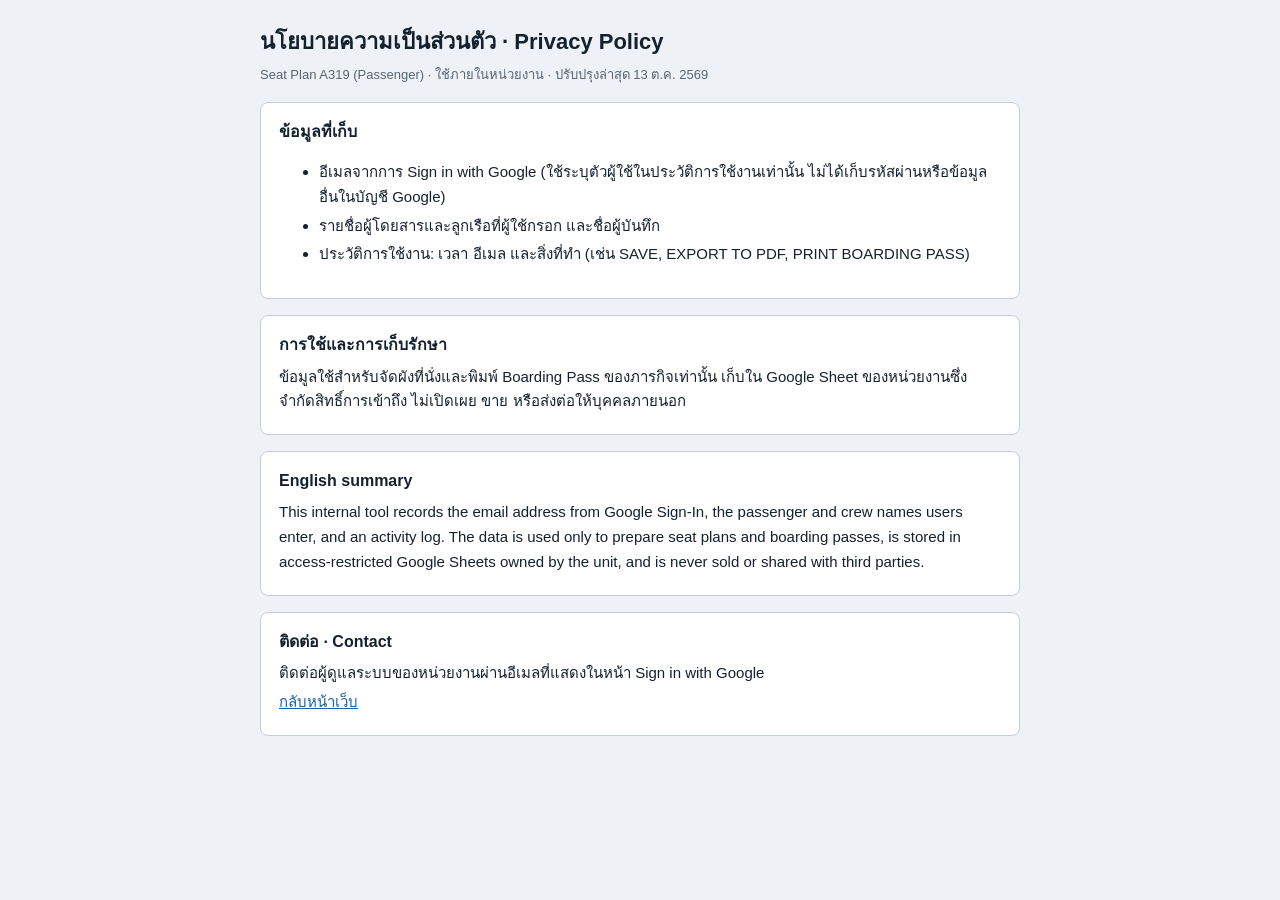
<file: privacy.html>
<!doctype html>
<html lang="th">
<head>
<meta charset="utf-8">
<meta name="viewport" content="width=device-width, initial-scale=1">
<title>Privacy Policy · Seat Plan A319</title>
<style>
:root{--bg:#eef2f6;--panel:#fff;--ink:#14212e;--muted:#566575;--line:#c5d0dc;color-scheme:light}
@media (prefers-color-scheme: dark){:root{--bg:#0e151c;--panel:#17212b;--ink:#e6edf4;--muted:#9aa9b8;--line:#33455a;color-scheme:dark}}
body{margin:0;background:var(--bg);color:var(--ink);font:15px/1.65 "IBM Plex Sans Thai","Noto Sans Thai",Tahoma,sans-serif}
main{max-width:760px;margin:0 auto;padding:24px 16px 48px}
section{background:var(--panel);border:1px solid var(--line);border-radius:8px;padding:16px 18px;margin-top:16px}
h1{font-size:22px;margin:0}h2{font-size:16px;margin:0 0 6px}p,li{margin:4px 0}.muted{color:var(--muted);font-size:13px}
a{color:#1f5fa8}
</style>
</head>
<body>
<main>
<h1>นโยบายความเป็นส่วนตัว · Privacy Policy</h1>
<p class="muted">Seat Plan A319 (Passenger) · ใช้ภายในหน่วยงาน · ปรับปรุงล่าสุด 13 ต.ค. 2569</p>

<section>
<h2>ข้อมูลที่เก็บ</h2>
<ul>
<li>อีเมลจากการ Sign in with Google (ใช้ระบุตัวผู้ใช้ในประวัติการใช้งานเท่านั้น ไม่ได้เก็บรหัสผ่านหรือข้อมูลอื่นในบัญชี Google)</li>
<li>รายชื่อผู้โดยสารและลูกเรือที่ผู้ใช้กรอก และชื่อผู้บันทึก</li>
<li>ประวัติการใช้งาน: เวลา อีเมล และสิ่งที่ทำ (เช่น SAVE, EXPORT TO PDF, PRINT BOARDING PASS)</li>
</ul>
</section>

<section>
<h2>การใช้และการเก็บรักษา</h2>
<p>ข้อมูลใช้สำหรับจัดผังที่นั่งและพิมพ์ Boarding Pass ของภารกิจเท่านั้น เก็บใน Google Sheet ของหน่วยงานซึ่งจำกัดสิทธิ์การเข้าถึง ไม่เปิดเผย ขาย หรือส่งต่อให้บุคคลภายนอก</p>
</section>

<section>
<h2>English summary</h2>
<p>This internal tool records the email address from Google Sign-In, the passenger and crew names users enter, and an activity log. The data is used only to prepare seat plans and boarding passes, is stored in access-restricted Google Sheets owned by the unit, and is never sold or shared with third parties.</p>
</section>

<section>
<h2>ติดต่อ · Contact</h2>
<p>ติดต่อผู้ดูแลระบบของหน่วยงานผ่านอีเมลที่แสดงในหน้า Sign in with Google</p>
<p><a href="./">กลับหน้าเว็บ</a></p>
</section>
</main>
</body>
</html>
</file>
